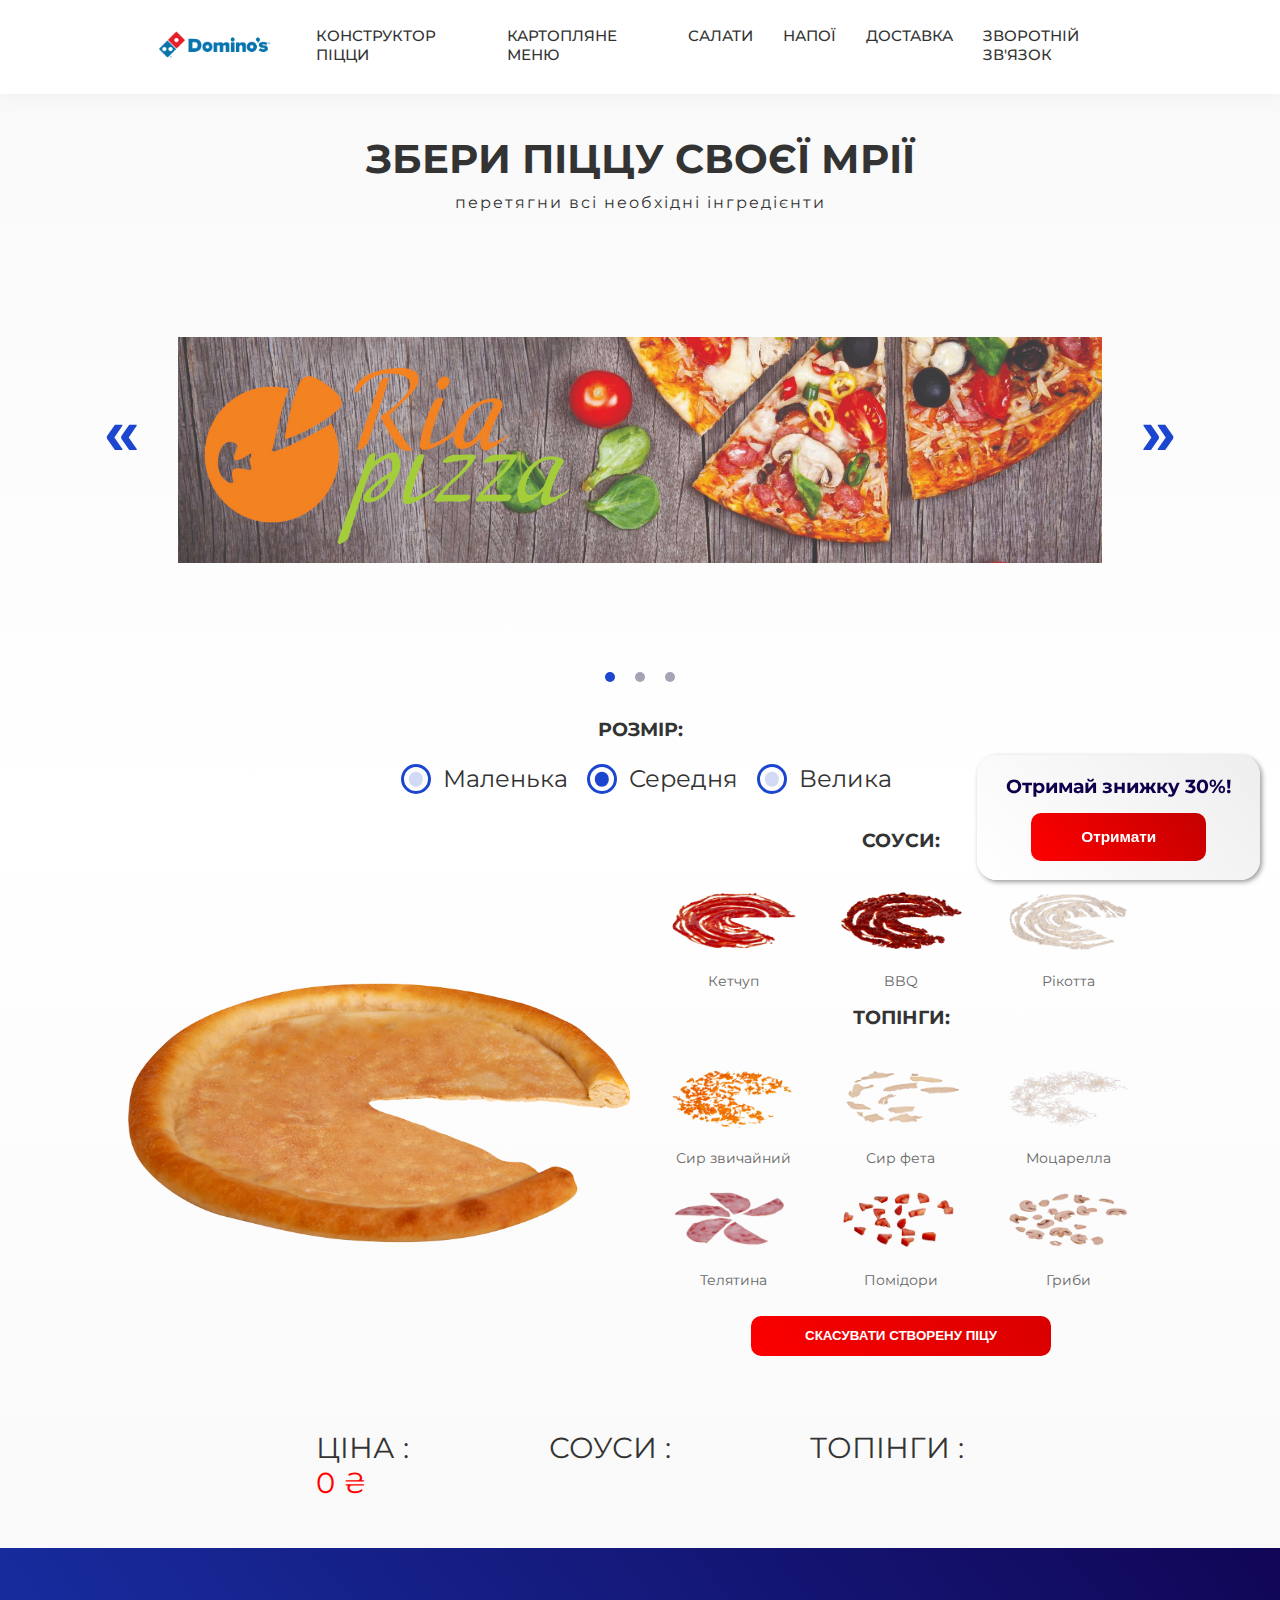
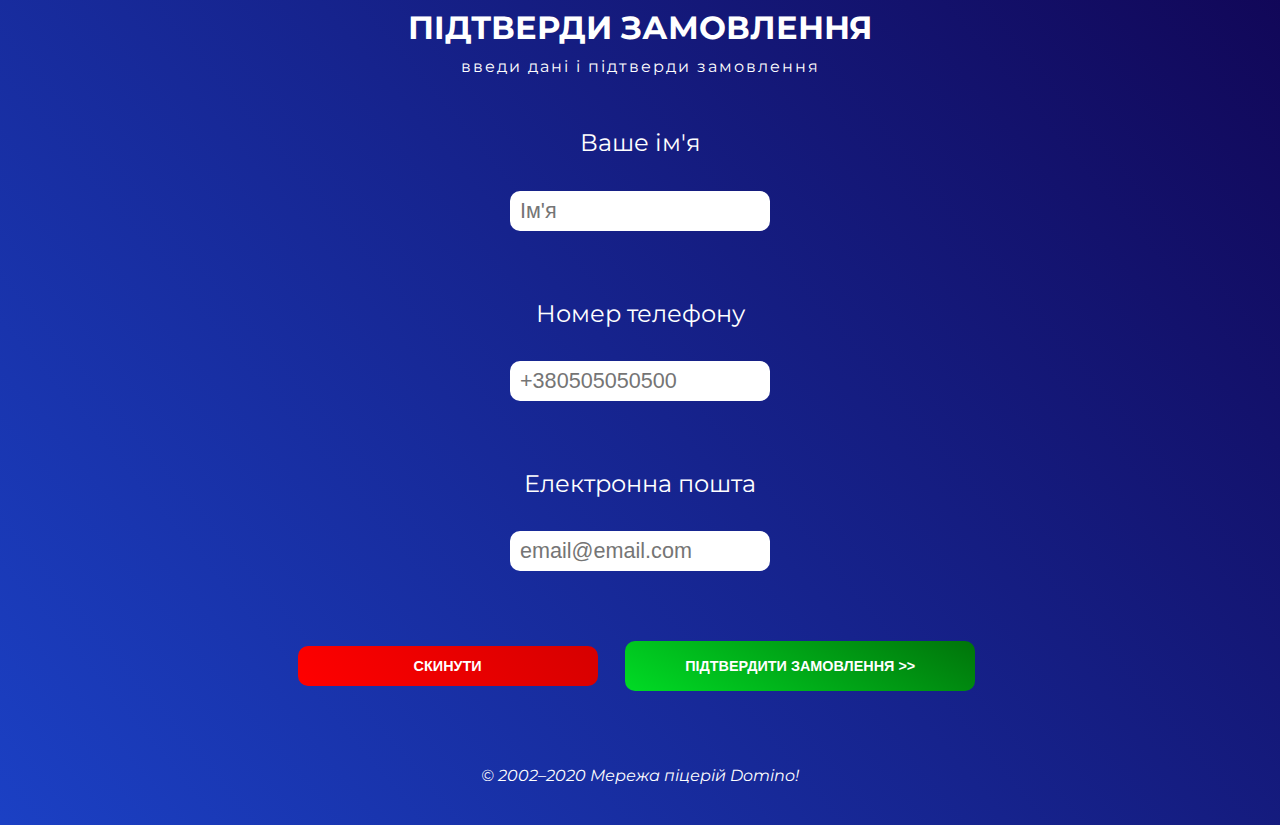
<file: pizza/index.html>
<!DOCTYPE html>
<html lang="ua">

<head>
    <meta charset="UTF-8">
    <meta name="viewport" content="width=device-width, initial-scale=1.0">
    <meta http-equiv="X-UA-Compatible" content="ie=edge">
    <title>Піцерія Domino's Pizza</title>
    <link href="https://fonts.googleapis.com/css?family=Montserrat&display=swap" rel="stylesheet">
    <link rel="stylesheet" href="./Styles/styles.css">
    <link rel="stylesheet" href="https://cdnjs.cloudflare.com/ajax/libs/font-awesome/6.3.0/css/all.min.css"
        integrity="sha512-SzlrxWUlpfuzQ+pcUCosxcglQRNAq/DZjVsC0lE40xsADsfeQoEypE+enwcOiGjk/bSuGGKHEyjSoQ1zVisanQ=="
        crossorigin="anonymous" referrerpolicy="no-referrer" />
</head>

<body>
    <header>
        <div class="wrapper">
            <a href="index.html"><img id="logo" src="Pizza_pictures/Carlo.png" alt="Логотип Папа Карло"></a>
            <nav>
                <ul>
                    <li>Конструктор піцци</li>
                    <li>Картопляне меню</li>
                    <li>Салати</li>
                    <li>Напої</li>
                    <li>Доставка</li>
                    <li>Зворотній зв'язок</li>
                </ul>
            </nav>
        </div>
    </header>
    <main>
        <h1>Збери піццу своєї мрії</h1>
        <sub>перетягни всi необхiднi iнгредiєнти</sub>
        <!-- evil button -->
        <div id="banner">Отримай знижку 30%!<br><button>Отримати</button></div>
        <!-- slider -->
        <div id="container">
            <button class="next">&#187;</button>
            <button class="prev">&#171;</button>
            <div class="slides">
                <div class="picture active"><img src="./Slider_img/1.jpg" width="100%" alt="image_slide"></div>
                <div class="picture"><img src="./Slider_img/2.jpg" width="100%" height="auto" alt="image_slide"></div>
                <div class="picture"><img src="./Slider_img/3.jpg" width="100%" height="auto" alt="image_slide"></div>
            </div>
            <div class="dots">
                <div class="dot valid"></div>
                <div class="dot"></div>
                <div class="dot"></div>
            </div>
        </div>
        <h3>Розмiр:</h3>
        <form id='pizza' action="">
            <label class="radio"><input type="radio" class="radioIn" id="small" name="size" value="small"><span
                    class="fakeRadio"></span><span>Маленька</span></label>
            <label class="radio"><input type="radio" class="radioIn" id="medium" name="size" value="medium"
                    checked="true"><span class="fakeRadio"></span><span>Середня</span></label>
            <label class="radio"><input type="radio" class="radioIn" id="big" name="size" value="big"><span
                    class="fakeRadio"></span><span>Велика</span></label>
        </form>
        <div class="table-wrapper">
            <div class="table droppable">
                <img src="Pizza_pictures/klassicheskij-bortik_1556622914630.png" alt="Корж класичний">
            </div>
            <div class="ingridients">
                <h3>Соуси:</h3>
                <div class="ingredient">
                    <img draggable="true" class="draggable" id="sauceClassic"
                        src="Pizza_pictures/sous-klassicheskij_1557758736353.png" data-key="sauce" alt="кетчуп">
                    <span>Кетчуп</span>
                </div>
                <div class="ingredient">
                    <img draggable="true" class="draggable" id="sauceBBQ" src="Pizza_pictures/sous-bbq_155679418013.png"
                        data-key="sauce" alt="BBQ">
                    <span>BBQ</span>
                </div>
                <div class="ingredient">
                    <img draggable="true" class="draggable" id="sauceRikotta"
                        src="Pizza_pictures/sous-rikotta_1556623391103.png" data-key="sauce" alt="рікотта">
                    <span>Рiкотта</span>
                </div>
                <h3>Топінги:</h3>
                <div class="ingredient">
                    <img draggable="true" class="draggable" id="moc1" src="Pizza_pictures/mocarela_1556623220308.png"
                        data-key="topping" alt="сир">
                    <span>Сир звичайний</span>
                </div>
                <div class="ingredient">
                    <img draggable="true" class="draggable" id="moc2" src="Pizza_pictures/mocarela_1556785182818.png"
                        data-key="topping" alt="фета">
                    <span>Сир фета</span>
                </div>
                <div class="ingredient">
                    <img draggable="true" class="draggable" id="moc3" src="Pizza_pictures/mocarela_1556785198489.png"
                        data-key="topping" alt="моцарелла">
                    <span>Моцарелла</span>
                </div>
                <div class="ingredient">
                    <img draggable="true" class="draggable" id="telya" src="Pizza_pictures/telyatina_1556624025747.png"
                        data-key="topping" alt="телятина">
                    <span>Телятина</span>
                </div>
                <div class="ingredient">
                    <img draggable="true" class="draggable" id="vetch1" src="Pizza_pictures/vetchina.png"
                        data-key="topping" alt="помідори">
                    <span>Помiдори</span>
                </div>
                <div class="ingredient">
                    <img draggable="true" class="draggable" id="vetch2" src="Pizza_pictures/vetchina_1556623556129.png"
                        data-key="topping" alt="гриби">
                    <span>Гриби</span>
                </div>
                <p class="reset_pizza"><input class='btn_reset_pizza' name="cancel" type="reset"
                        value="Скасувати створену піцу"></p>
            </div>
        </div>
        <div class="result">
            <div class="price">
                <p>Цiна :<br /><span class="span_price"></span></p>
            </div>
            <div class="sauces">
                <p>Соуси :<br /><span class="span_sauce"></span></p>
            </div>
            <div class="toppings">
                <p>Топiнги :<br /><span class="span_topping"></span></p>
            </div>
        </div>
    </main>
    <footer>
        <h2>Пiдтверди замовлення</h2>
        <sub>введи данi i пiдтверди замовлення</sub>
        <form id="create-account-form" method="POST" action="./lead-mail.php">
            <div class="input-group">
                <label for="username">Ваше ім'я</label>
                <input id="username" placeholder="Iм'я" name="username" type="text">
                <i class="fa-solid fa-circle-check"></i>
                <i class="fa-sharp fa-solid fa-circle-exclamation"></i>
                <p class="error-text">Error Message</p>
            </div>
            <div class="input-group">
                <label for="phone">Номер телефону</label>
                <input id="phone" placeholder="+380505050500" name="phone" type="tel">
                <i class="fa-solid fa-circle-check"></i>
                <i class="fa-sharp fa-solid fa-circle-exclamation"></i>
                <p class="error-text">Error Message</p>
            </div>
            <div class="input-group">
                <label for="email">Електронна пошта</label>
                <input id="email" placeholder="email@email.com" name="email" type="email">
                <i class="fa-solid fa-circle-check"></i>
                <i class="fa-sharp fa-solid fa-circle-exclamation"></i>
                <p class="error-text">Error Message</p>
            </div>
            <div class="btn">
                <input class='button' name="cancel" type="reset" value="Скинути">
                <input class='button' name="btnSubmit" type="submit" value="Підтвердити замовлення >>">
            </div>
        </form>
        <address>© 2002–2020 Мережа піцерій Domino!</address>
    </footer>
    <!-- jQuery uncompressed -->
    <script src="./js/jquery.js"></script>
    <!-- jQuery CDN -->
    <!-- <script src="https://code.jquery.com/jquery-3.6.3.js" -->
    <!-- integrity="sha256-nQLuAZGRRcILA+6dMBOvcRh5Pe310sBpanc6+QBmyVM=" crossorigin="anonymous"></script> -->
    <script src="./js/pizzaNewRunButton12.js"></script>
    <script src="./js/pizzaNewConstructor12.js"></script>
    <script src="./js/pizzaForm12.js"></script>
    <script src="./js/pizzaSliderJQuery.js"></script>

</body>

</html>
</file>
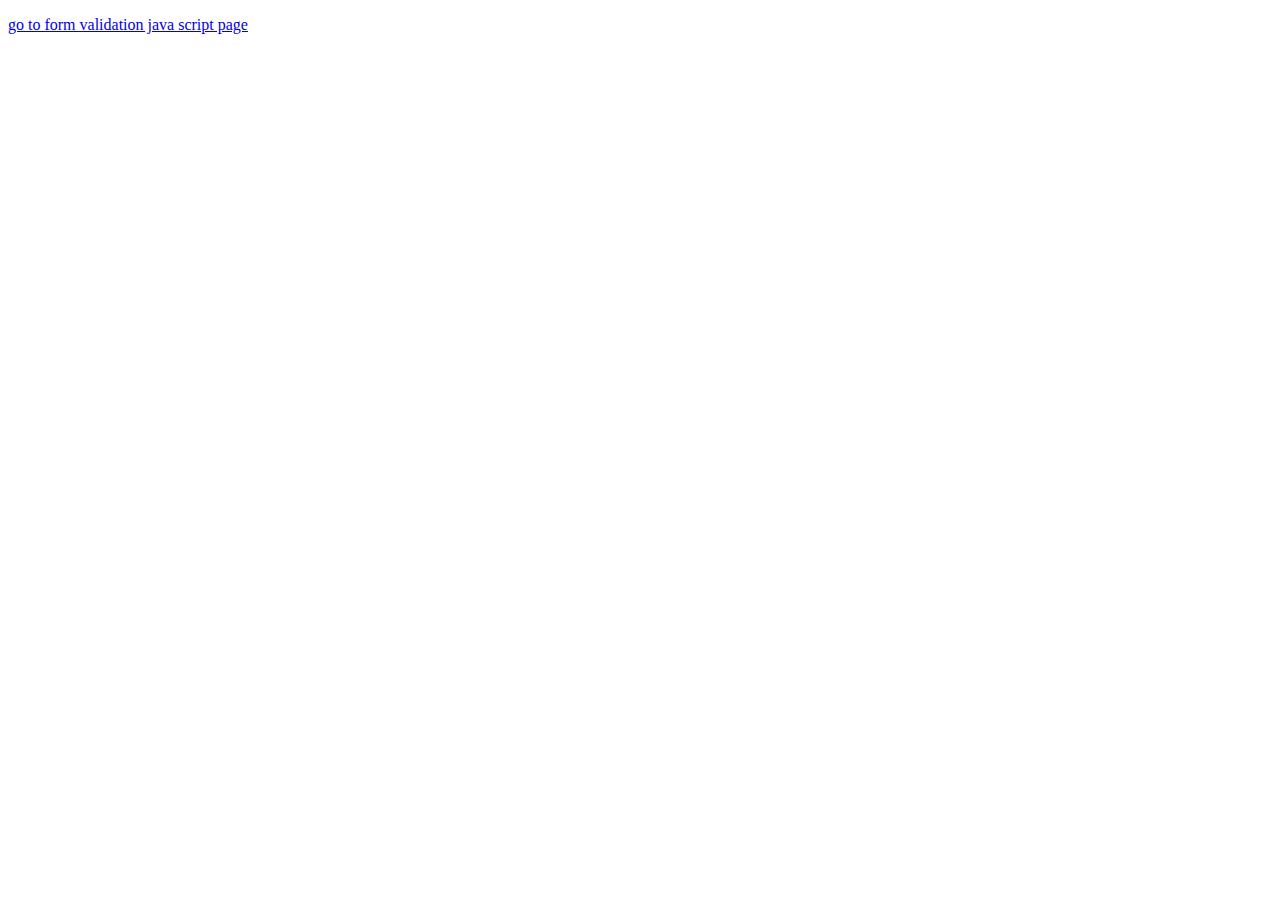
<file: form_validation/formResult.html>
<!DOCTYPE html>
<html lang="en">
<head>
    <meta charset="UTF-8">
    <meta http-equiv="X-UA-Compatible" content="IE=edge">
    <meta name="viewport" content="width=device-width, initial-scale=1.0">
    <title>form result</title>
</head>
<body>
    <p id="paragraph"></p>

    <a href="./formValid.html">go to form validation java script page</a>
    
    <script src="./formResult.js"></script>
</body>
</html>
</file>
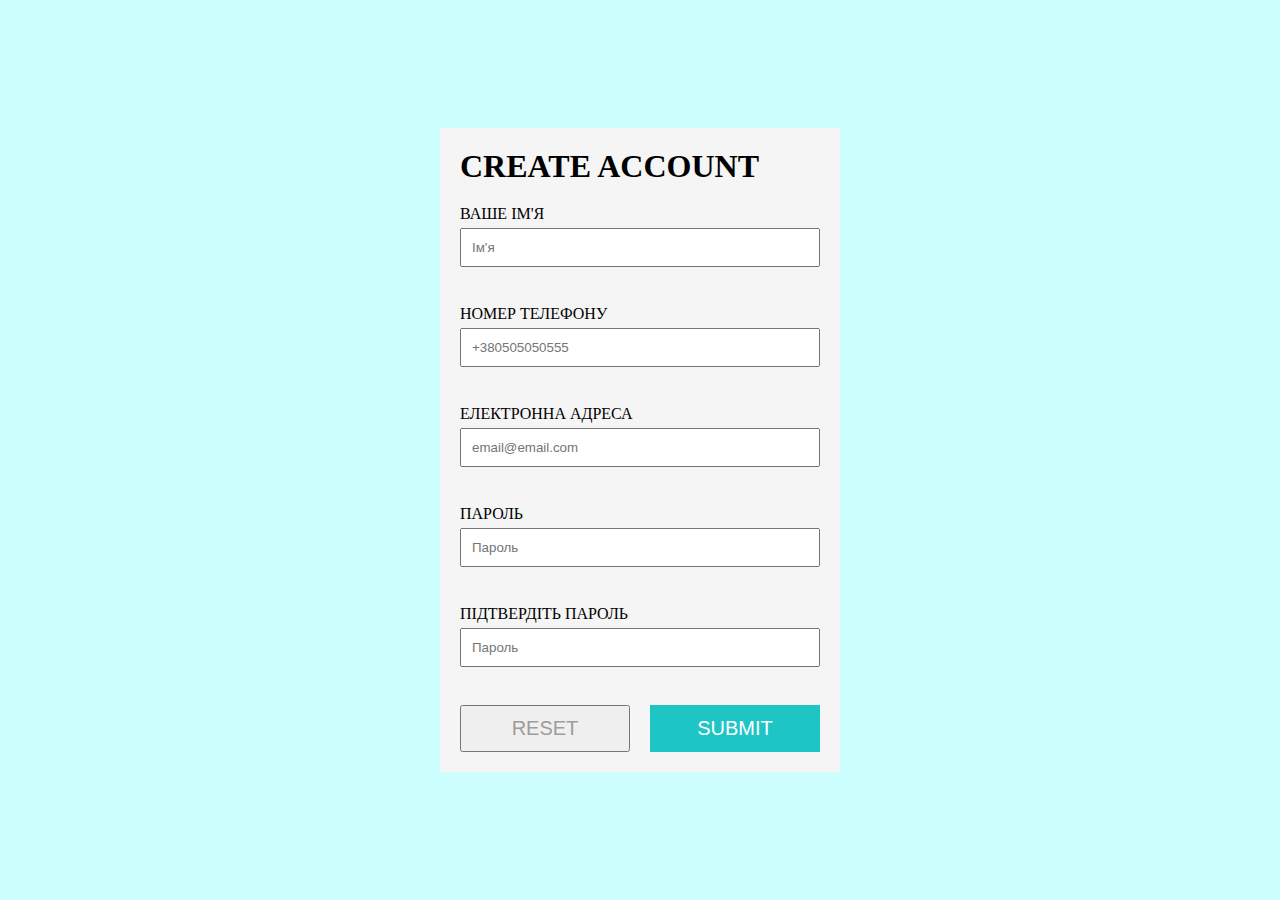
<file: form_validation/formValid.html>
<!DOCTYPE html>
<html lang="en">

<head>
    <meta charset="UTF-8">
    <meta http-equiv="X-UA-Compatible" content="IE=edge">
    <meta name="viewport" content="width=device-width, initial-scale=1.0">
    <link rel="stylesheet" href="./formValid.css">
    <link rel="stylesheet" href="https://cdnjs.cloudflare.com/ajax/libs/font-awesome/6.3.0/css/all.min.css"
        integrity="sha512-SzlrxWUlpfuzQ+pcUCosxcglQRNAq/DZjVsC0lE40xsADsfeQoEypE+enwcOiGjk/bSuGGKHEyjSoQ1zVisanQ=="
        crossorigin="anonymous" referrerpolicy="no-referrer" />

    <title>form validation java script</title>
</head>

<body>
    <form id="create-account-form" method="GET" action="formResult.html">
        <div class="title">
            <h1>Create account</h1>
        </div>
        <!-- username -->
        <div class="input-group">
            <label for="username">Ваше ім'я</label>
            <input id="username" placeholder="Iм'я" name="username" type="text">
            <i class="fa-solid fa-circle-check"></i>
            <i class="fa-sharp fa-solid fa-circle-exclamation"></i>
            <p class="error-text">Error Message</p>
        </div>
        <!-- phone number -->
        <div class="input-group">
            <label for="phone">Номер телефону</label>
            <input id="phone" placeholder="+380505050555" name="phone" type="tel"> 
            <!-- required -->
            <i class="fa-solid fa-circle-check"></i>
            <i class="fa-sharp fa-solid fa-circle-exclamation"></i>
            <p class="error-text">Error Message</p>
        </div>
        <!-- email address -->
        <div class="input-group">
            <label for="email">Електронна адреса</label>
            <input id="email" placeholder="email@email.com" name="email" type="email">
            <i class="fa-solid fa-circle-check"></i>
            <i class="fa-sharp fa-solid fa-circle-exclamation"></i>
            <p class="error-text">Error Message</p>
        </div>
        <!-- password -->
        <div class="input-group">
            <label for="password">Пароль</label>
            <input id="password" placeholder="Пароль" name="password" type="password">
            <i class="fa-solid fa-circle-check"></i>
            <i class="fa-sharp fa-solid fa-circle-exclamation"></i>
            <p class="error-text">Error Message</p>
        </div>
        <!-- confirm password -->
        <div class="input-group">
            <label for="confirm-password">Підтвердіть пароль</label>
            <input id="confirm-password" placeholder="Пароль" name="confirm-password" type="password">
            <!-- required="required" -->
            <i class="fa-solid fa-circle-check"></i>
            <i class="fa-sharp fa-solid fa-circle-exclamation"></i>
            <p class="error-text">Error Message</p>
        </div>
        <!-- buttons -->
        <div class="btn">
            <input type="reset" value="reset">
            <input type="submit" value="submit">
        </div>
    </form>
    <script src="./formValid.js"></script>
</body>

</html>
</file>
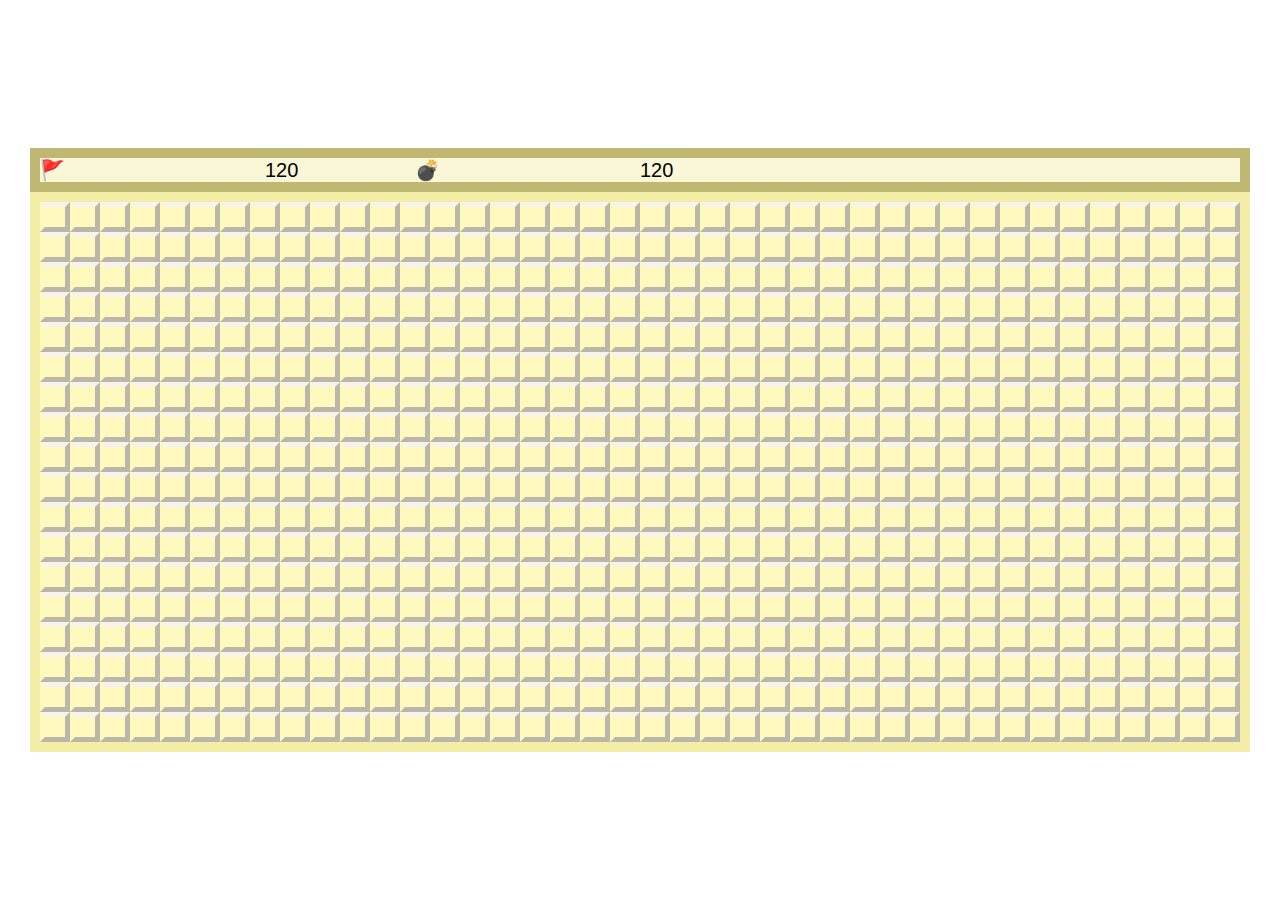
<file: minesweeper/lesson10minesweeper.html>
<!DOCTYPE html>
<html lang="en">

<head>
    <meta charset="UTF-8">
    <meta http-equiv="X-UA-Compatible" content="IE=edge">
    <meta name="viewport" content="width=device-width, initial-scale=1.0">
    <link rel="stylesheet" href="lesson10minesweeper.css">
    <title>minesweeper</title>
</head>

<body>
    <header>
        <p>🚩</p>
        <div class="number_flags"></div>
        <p>💣</p>
        <div class="number_bombs"></div>
    </header>
    <div class="wrapper"></div>
    <script src="lesson10minesweeper.js"></script>
</body>

</html>
</file>
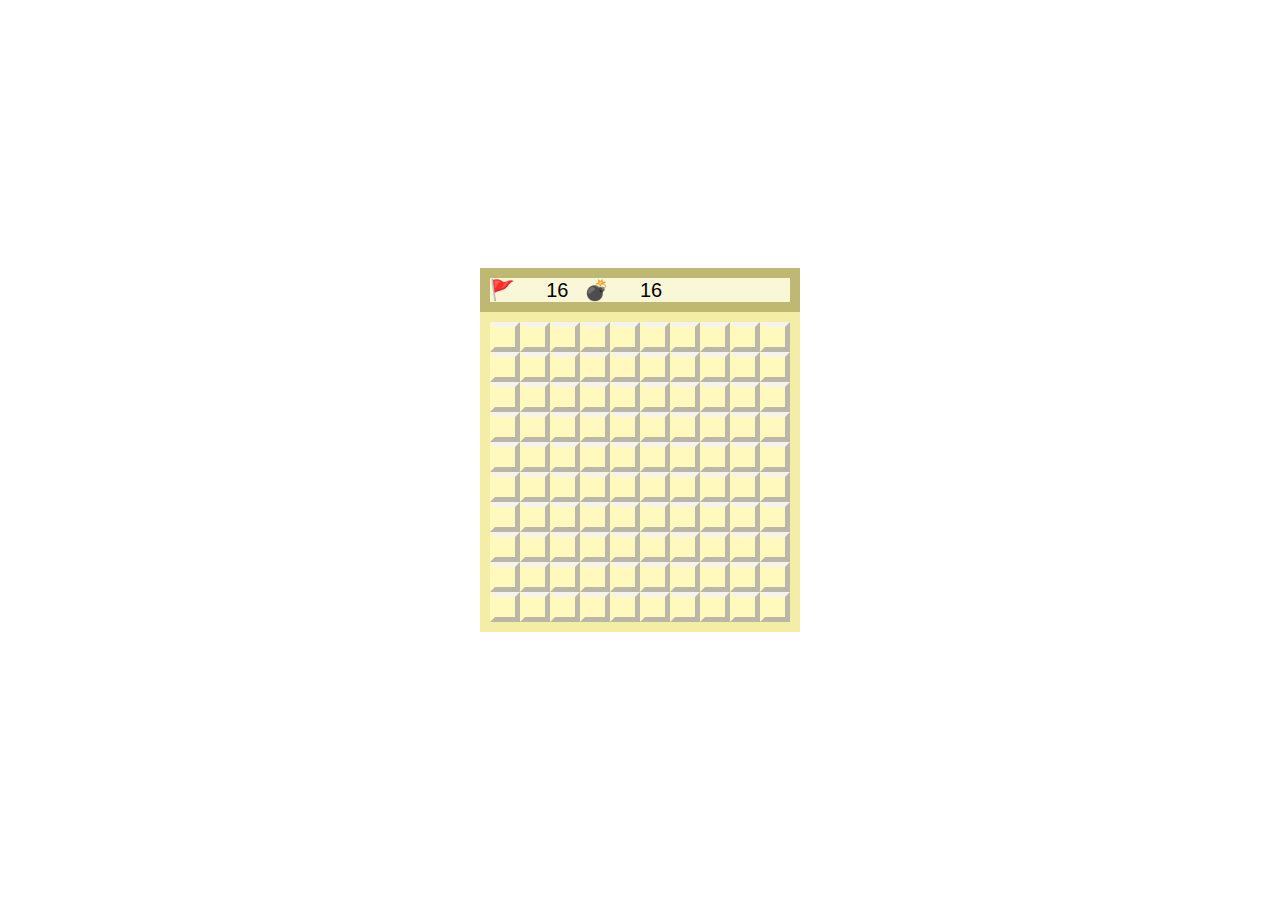
<file: minesweeper/minesweeper.html>
<!DOCTYPE html>
<html lang="en">

<head>
    <meta charset="UTF-8">
    <meta http-equiv="X-UA-Compatible" content="IE=edge">
    <meta name="viewport" content="width=device-width, initial-scale=1.0">
    <link rel="stylesheet" href="minesweeper.css">
    <title>minesweeper</title>
</head>

<body>
    <header>
        <p>🚩</p>
        <div class="number_flags"></div>
        <p>💣</p>
        <div class="number_bombs"></div>
    </header>
    <div class="wrapper"></div>
    <script src="minesweeper.js"></script>
</body>

</html>
</file>
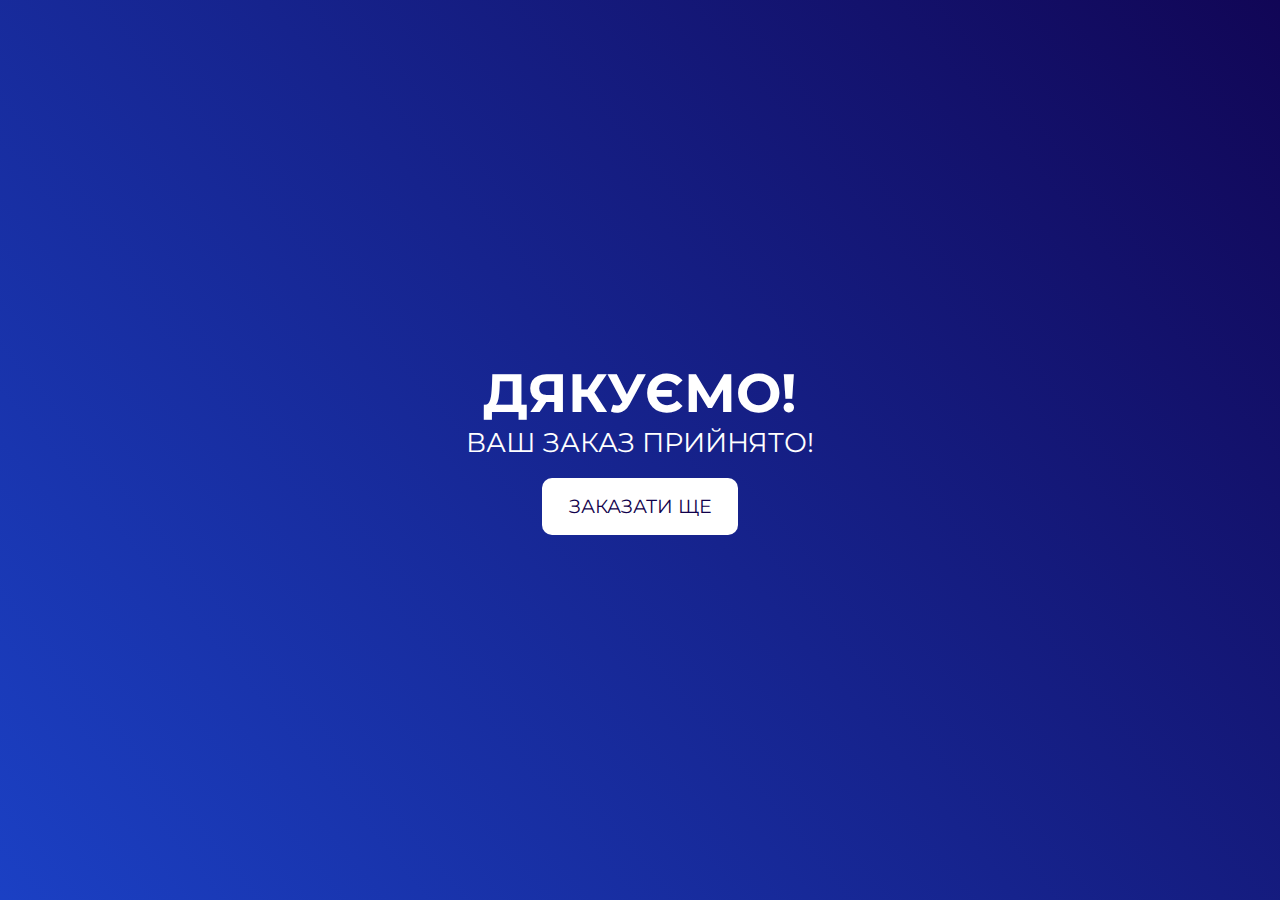
<file: pizza/thank-you.html>
<!DOCTYPE html>
<html lang="ua">
  <head>
    <meta charset="utf-8">
    <meta http-equiv="X-UA-Compatible" content="IE=edge">
    <meta name="viewport" content="width=device-width, initial-scale=1">
    <meta name="description" content="">
    <meta name="author" content="">
    <title>Дякуємо! Ваш заказ прийнято!</title>
    <link rel="stylesheet" href="./Styles/thank-you.css">    
    <link href="https://fonts.googleapis.com/css?family=Montserrat&display=swap" rel="stylesheet">
  </head>
  <body>
    <div class="container">
      <h1>Дякуємо!</h1>
      <p>Ваш заказ прийнято!</p>
      <a href="./index.html">Заказати ще</a>
    </div>
  </body>
</html>
</file>
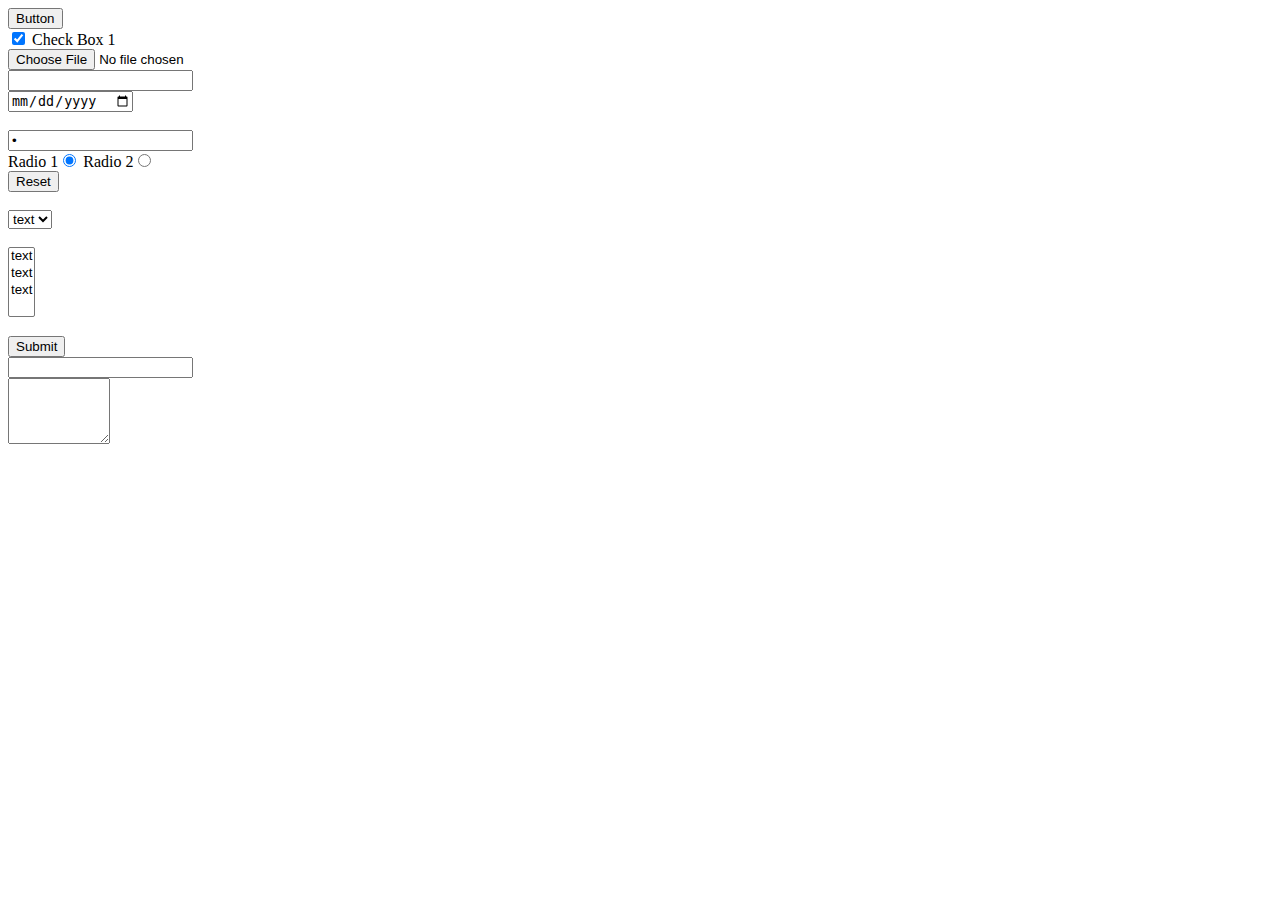
<file: form_validation/sample/AllInputsTypes.html>
﻿<!DOCTYPE html>
<html>

<head>
    <title>Типи елементів форми</title>
</head>

<body>
    <form>
        <input type="button" name="button1" value="Button" />
        <br />

        <input type="checkbox" checked name="checbox1" /> Check Box 1
        <br />

        <input type="file" name="file1" value="" />
        <br />

        <input type="search" name="file4" value="" />
        <br />

        <input type="date" name="file3" value="" />
        <br />

        <input type="hidden" name="hidden1" value="" />
        <br />

        <input type="password" name="password1" value=" " />
        <br />

        Radio 1<input type="radio" checked="checked" name="group1" value="on" />
        Radio 2<input type="radio" name="group1" value="off" />
        <br />

        <input type="reset" name="reset1" value="Reset" />
        <br />
        <br />

        <select name="select1">
            <option value="value">text</option>
            <option value="value">text</option>
            <option value="value">text</option>
        </select>
        <br />
        <br />

        <select multiple="multiple" name="multipleSelect1">
            <option value="value">text</option>
            <option value="value">text</option>
            <option value="value">text</option>
        </select>
        <br />
        <br />

        <input type="submit" name="submit1" value="Submit" />
        <br />

        <input type="text" name="text1" value=" " />
        <br />

        <textarea name="textArea1" rows="4" cols="10"></textarea>
    </form>
</body>

</html>
</file>
<file: pizza/Styles/styles.css>
* {
    margin: 0;
    padding: 0;
}

:root {
    --main: #1c46cf;
    --sub: #00db25;
    --dark: #10004b;
    --w: 100%;
    --h: 400px;
}

header {
    background-color: white;
    display: flex;
    width: 100%;
}

body {
    font-family: 'Montserrat', sans-serif;
    color: #333;
}

#logo {
    height: 30px;
    margin: 30px;
}

.wrapper {
    display: flex;
    width: inherit;
    padding: 0 10%;
    box-shadow: 1px 1px 15px 0 #eee;
}

ul {
    margin: 0;
    display: inherit;
    justify-content: flex-end;
}

li {
    font-size: 0.95em;
    list-style: none;
    font-weight: 500;
    display: inline;
    padding: 0 15px;
}

li:hover {
    color: var(--main);
    cursor: pointer;
}

nav {
    display: inherit;
    text-transform: uppercase;
    width: 100%;
    height: 90px;
    justify-content: flex-end;
    align-items: center;
}

main {
    background: linear-gradient(180deg, #f9f9f9, #fff, #f9f9f9);
    padding: 0 10%;
}

/* slider */
#container {
    padding: 0px 50px;
    box-sizing: border-box;
    display: flex;
    flex-direction: column;
    justify-content: center;
    position: relative;
}

#container .slides {
    width: var(--w);
    height: var(--h);
    display: flex;
    align-items: center;
    overflow: hidden;
    position: relative;
}

.slides .active {
    visibility: visible;
}

.picture {
    width: var(--w);
    position: absolute;
    visibility: hidden;
    transition: 200ms opacity ease-in-out ;
    transition-delay: 200ms;

}

button.prev,
button.next {
    position: absolute;
    background: rgba(255, 255, 255, 0.15);
    border: none;
    font-size: 4rem;
    z-index: 200;
    transform: translateY(-50%);
    font-weight: 700;
    color: var(--main);
    cursor: pointer;
    border-radius: .25rem;
    padding: 0.5rem;
}

button.prev:hover,
button.next:hover,
button.prev:focus,
button.next:focus {
    color:rgb(164, 164, 180);
    background: rgba(255, 255, 255, 0.25);
}

button.prev:focus,
button.next:focus {
    outline: 1px solid wheat;
}

button.prev {
    left: -2rem;
}

button.next {
    right: -2rem;
}

.dots {
    position: relative;
    top: 0px;
    display: flex;
    margin: 20px auto;
    justify-content: center;
}

.dots .valid {
    visibility: visible;
    background-color: var(--main);
}

.dot {
    width: 10px;
    height: 10px;
    background-color: rgb(164, 164, 180);
    margin: 0 10px;
    border-radius: 50%;
}

/* button */
#banner {
    position: fixed;
    right: 20px;
    bottom: 20px;
    background: linear-gradient(50deg, white, #eee);
    box-shadow: 2px 2px 5px #999;
    padding: 1em 1.5em;
    color: var(--dark);
    border-radius: 20px;
    text-align: center;
    font-size: 1.2em;
    font-weight: bold;
    z-index: 300;
    animation: padd .5s ease infinite;
    border: 20px solid black;
    border-style: hidden;
}

@keyframes padd {
    50% {
        padding: 1.2em 1.7em;
        margin: 0 -0.2em -0.2em 0;
    }
}

#banner button {
    background: linear-gradient(50deg, red, #c40000);
    padding: 15px 50px;
    margin-top: 15px;
    border: none;
    border-radius: 10px;
    font-size: 0.8em;
    font-weight: bold;
    color: white;
}

h1 {
    text-transform: uppercase;
    text-align: center;
    padding: 40px 0 0;
    font-size: 2.5em;
}

h3 {
    width: 100%;
    text-align: center;
    margin-top: 1rem;
    margin-bottom: 1rem;
    text-transform: uppercase;
}

sub {
    display: block;
    font-size: 1em;
    letter-spacing: 2px;
    text-align: center;
    padding: 10px 0 40px;
}

.table-wrapper {
    display: flex;
    flex-direction: row;
    justify-content: space-around;
}

form {
    text-align: center;
    font-size: 1.5em;
    margin-bottom: 20px;
}

input[type="radio"],
input[type="checkbox"] {
    opacity: 0;
}

.fakeRadio {
    display: inline-block;
    border: 3px var(--main) solid;
    border-radius: 50%;
    height: 1em;
    width: 1em;
    position: relative;
    margin-right: 0.5em;
    top: 0.3em;
}

.fakeRadio::before {
    content: '';
    position: absolute;
    display: block;
    height: 0.6em;
    width: 0.6em;
    background-color: var(--main);
    border-radius: 50%;
    top: 50%;
    left: 50%;
    transform: translate(-50%, -50%);
    opacity: 0.2;
    transition: ease-in-out .3s;
}

.radioIn:checked+.fakeRadio::before {
    opacity: 1;
}

.table,
.ingridients {
    width: 50%;
    display: flex;
    flex-wrap: wrap;
    justify-content: space-around;
    align-items: center;
}

.table {
    position: relative;
    margin-right: 20px;
}

.table>img {
    display: inline-block;
    position: absolute;
    left: 0;
    top: 0;
    right: 0;
    bottom: 0;
    margin: auto;
}

.ingridients span {
    font-size: 0.9em;
    color: #666;
}

.reset_pizza {
    width: 100%;
    padding: 20px;
    text-align: center;
    font-size: 0.9em;
}

.btn_reset_pizza {
    padding: 0;
    height: 40px;
    width: 300px;
    background: linear-gradient(50deg, red -10%, #d60000 110%);
    color: white;
    border: none;
    text-transform: uppercase;
    font-weight: 600;
    border-radius: 10px;
}

.result {
    display: flex;
    flex-direction: row;
    flex-wrap: nowrap;
    justify-content: space-evenly;
    padding: 3em;
}

p {
    font-size: 1.8em;
    text-transform: uppercase;
}

.table-wrapper div img {
    width: 100%;
}

.hovered {
    background: #f9f9f9;
    border: 2px dashed var(--main);
    border-radius: 10px;
}

.ingridients div {
    display: inline-block;
    width: 30%;
}

.ingridients div img {
    height: 100px;
}

.ingridients span {
    display: block;
    text-align: center;
}

footer {
    background: linear-gradient(50deg, var(--main) -10%, var(--dark) 110%);
    padding: 60px 10% 40px;
    display: grid;
    justify-content: center;
}

footer label {
    color: #fff;
}

footer input {
    padding: 10px;
    height: 20px;
    width: 240px;
    margin: 1em;
    border-radius: 10px;
    border: none;
    font-size: 0.9em;
}

.success {
    border: 2px green solid;
}

.error {
    border: 2px red solid;
}

.button {
    padding: 0;
    height: 40px;
    width: 300px;
    font-size: 0.6em;
    background: linear-gradient(50deg, red, #d60000);
    color: white;
    border: none;
    text-transform: uppercase;
    font-weight: 600;
    border-radius: 10px;
}

.button:last-child {
    background: linear-gradient(30deg, var(--sub), #00740a);
    height: 50px;
    width: 350px;
}

address {
    text-align: center;
    margin-top: 40px;
    color: white;
}

.x {
    margin-left: 8px;
    padding: 2px 7px;
    border: none;
    background-color: red;
    font-weight: 900;
    font-size: 1.1em;
    color: white;
    border-radius: 50%;
    box-shadow: 1px 1px 3px 0 #aaa;
}

p.element {
    text-transform: none;
    display: inline-block;
    font-size: 1.2em;
}

.div {
    margin: 1em;
}

footer>h2,
footer>sub {
    color: white;
    text-align: center;
}

footer>h2 {
    text-transform: uppercase;
    font-size: 2em;
}

footer label {
    display: block;
}

/* icons */
.input-group i {
    position: absolute;
    margin-top: 8px;
    margin-left: 8px;
    visibility: hidden;
}

.success-input i.fa-circle-check {
    position: absolute;
    margin-top: 8px;
    margin-left: 8px;
    color: lime;
    visibility: visible;
}


.error-input i.fa-circle-exclamation {
    position: absolute;
    margin-top: 8px;
    margin-left: 8px;
    color: red;
    visibility: visible;
}

/* class error and success */
.success-input input {
    border: 3px lime solid;
}

.error-input input {
    border: 3px red solid;
}

footer>form>div>label,
input[name='cancel'] {
    margin: 0.5em;
}

/* error text */
.input-group p {
    grid-column: 2/3;
    justify-self: left;
    padding-bottom: 10px;
    font-size: 0.8em;
    text-transform: none;
    color: red;
    visibility: hidden;
}

.error-input p {
    visibility: visible;
}

@media screen and (max-width:600px) {

    nav,
    #banner {
        display: none;
    }

    .wrapper {
        display: block;
        text-align: center;
    }

    .table-wrapper {
        display: block;
        text-align: center;
        margin-top: 80px;
    }

    .ingridients,
    .table {
        width: 100%;
    }

    .table {
        margin: 100px 0;
    }

    label {
        display: block;
    }

    footer>form>div>label,
    input[name='cancel'],
    footer>form>div>p {
        justify-self: center;
        margin: 10px 0;
    }

    footer>form>div>input[name='btnSubmit'] {
        width: 100% !important;
    }

    .result {
        display: block;
        padding: 30px 0 0;
        text-align: center;
    }
}
</file>
<file: form_validation/formValid.css>
* {
    margin: 0;
    padding: 0;
    box-sizing: border-box;
}

:root {
    --color: #ceffff;

}

body {
    display: flex;
    justify-content: center;
    align-items: center;
    min-height: 100vh;
    background-color: var(--color);
}

/* form */
#create-account-form {
    width: 400px;
    padding: 20px;
    text-transform: uppercase;
    background-color: whitesmoke;
}

/* title */
.title {
    margin-bottom: 20px;
}

/* input group */
.input-group {
    margin: 20px 0;
    position: relative;
}

.input-group label {
    display: inline-block;
    margin-bottom: 5px;
}

.input-group input {
    display: block;
    width: 100%;
    padding: 10px;
}

.success-input input {
    border: 2px limegreen solid;
}

.error-input input {
    border: 2px red solid;
}

/* icons */
.input-group i {
    position: absolute;
    right: 10px;
    top: 35px;
    visibility: hidden;
}

.success-input i.fa-circle-check {
    color: limegreen;
    visibility: visible;
}

.error-input i.fa-circle-exclamation {
    color: red;
    visibility: visible;
}

/* paragraph error */
.input-group p {
    font-size: 1rem;
    color: red;
    visibility: hidden;
}

.error-input p {
    visibility: visible;
}

/* buttons */
.btn {
    display: grid;
    grid-template-columns: repeat(2, 1fr);
    column-gap: 20px;
}

input[type="reset"] {
    padding: 10px;
    font-size: 1.25rem;
    text-transform: uppercase;
    color: #9e9c9c;
}

input[type="submit"] {
    padding: 10px;
    background-color: #1ec5c5;
    font-size: 1.25rem;
    text-transform: uppercase;
    color: #ffffff;
    border: none;
}
</file>
<file: minesweeper/lesson10minesweeper.css>
body {
    height: 100vh;
    font-size: 1.25rem;
    font-weight: bold;
    margin: 0 auto;
    display: flex;
    flex-direction: column;
    justify-content: center;
    align-items: center;
    font-family: Arial, Helvetica, sans-serif;
    box-sizing: border-box;
}

p{
    margin: 0;
    font-weight: lighter;
}

header {
    display: grid;
    grid-template-columns: 1.5fr 1fr 1.5fr 1fr 3fr;
    border: 10px solid #beb873;
    background-color: #faf7d9;
}

.number_flags,
.number_bombs {
    align-self: center;
    font-weight: lighter;
}

button {
    background-color: rgb(221, 245, 175);
}
.wrapper {
    display: flex;
    flex-wrap: wrap;
    background-color: #fff9bd;
    border: 10px solid #f3eda5;
}

.square-clicked {
    background-color: #f5f3eb;
}

.square {
    display: flex;
    justify-content: center;
    align-items: center;
    border: 5px solid;
    border-color: #f5f3eb #bab7a9 #bab7a9 #fff9bd;
    box-sizing: border-box;
}

.x1 {
    display: flex;
    color: blue;
    justify-content: center;
    align-items: center;
}

.x2 {
    display: flex;
    color: rgb(90, 146, 6);
    justify-content: center;
    align-items: center;
}

.x3 {
    display: flex;
    color: #bb41d3;
    justify-content: center;
    align-items: center;
}

.x4 {
    display: flex;
    color: navy;
    justify-content: center;
    align-items: center;
}

.x5 {
    display: flex;
    color: red;
    justify-content: center;
    align-items: center;
}

.x6 {
    display: flex;
    color: teal;
    justify-content: center;
    align-items: center;
}

.x7 {
    display: flex;
    color: brown;
    justify-content: center;
    align-items: center;
}

.x8 {
    display: flex;
    color: gray;
    justify-content: center;
    align-items: center;
}

.x9 {
    display: flex;
    color: black;
    justify-content: center;
    align-items: center;
}
</file>
<file: minesweeper/minesweeper.css>
body {
    height: 100vh;
    font-size: 1.25rem;
    font-weight: bold;
    margin: 0 auto;
    display: flex;
    flex-direction: column;
    justify-content: center;
    align-items: center;
    font-family: Arial, Helvetica, sans-serif;
    box-sizing: border-box;
}

p{
    margin: 0;
    font-weight: lighter;
}

header {
    display: grid;
    grid-template-columns: 1.5fr 1fr 1.5fr 1fr 3fr;
    border: 10px solid #beb873;
    background-color: #faf7d9;
}

.number_flags,
.number_bombs {
    align-self: center;
    font-weight: lighter;
}

button {
    background-color: rgb(221, 245, 175);
}
.wrapper {
    display: flex;
    flex-wrap: wrap;
    background-color: #fff9bd;
    border: 10px solid #f3eda5;
}

.square-clicked {
    background-color: #f5f3eb;
}

.square {
    display: flex;
    justify-content: center;
    align-items: center;
    border: 5px solid;
    border-color: #f5f3eb #bab7a9 #bab7a9 #fff9bd;
    box-sizing: border-box;
}

.x1 {
    display: flex;
    color: blue;
    justify-content: center;
    align-items: center;
}

.x2 {
    display: flex;
    color: rgb(90, 146, 6);
    justify-content: center;
    align-items: center;
}

.x3 {
    display: flex;
    color: #bb41d3;
    justify-content: center;
    align-items: center;
}

.x4 {
    display: flex;
    color: navy;
    justify-content: center;
    align-items: center;
}

.x5 {
    display: flex;
    color: red;
    justify-content: center;
    align-items: center;
}

.x6 {
    display: flex;
    color: teal;
    justify-content: center;
    align-items: center;
}

.x7 {
    display: flex;
    color: brown;
    justify-content: center;
    align-items: center;
}

.x8 {
    display: flex;
    color: gray;
    justify-content: center;
    align-items: center;
}

.x9 {
    display: flex;
    color: black;
    justify-content: center;
    align-items: center;
}
</file>
<file: pizza/Styles/thank-you.css>
* {
    margin: 0;
    padding: 0;
}

:root {
    --main: #1c46cf;
    --sub: #00db25;
    --dark: #10004b;
}

body {
    background: linear-gradient(50deg, var(--main) -10%, var(--dark) 110%);
    font-size: 3vh;
    height: 100vh;
}

.container {
    text-align: center;
    padding-top: 40vh;
    color: white;
    text-transform: uppercase;
    font-family: Montserrat, sans-serif;
}

a {
    display: inline-block;
    padding: 0.9em 1.4em;
    margin: 1em;
    font-size: 0.7em;
    background: white;
    color: var(--dark);
    text-transform: uppercase;
    border-radius: 10px;
    text-decoration: none;
}
</file>
